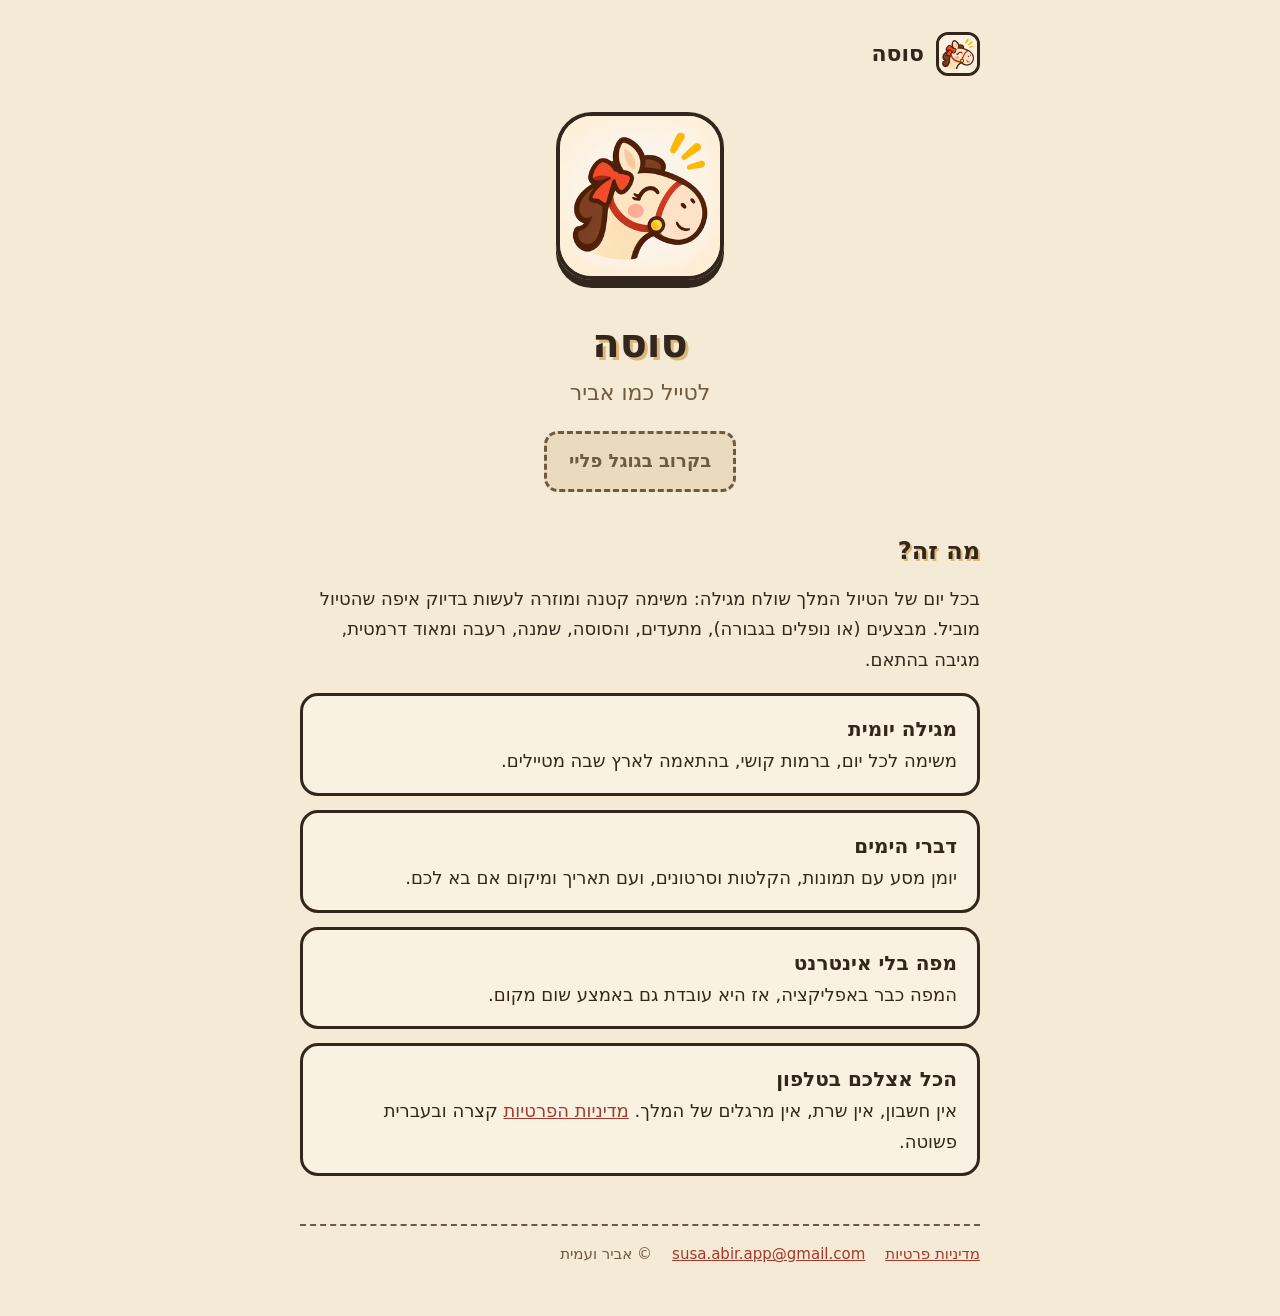
<file: index.html>
<!doctype html>
<html lang="he" dir="rtl">
<head>
<meta charset="utf-8">
<meta name="viewport" content="width=device-width, initial-scale=1">
<title>סוסה · לטייל כמו אביר</title>
<meta name="description" content="סוסה: אפליקציית טיולים שנותנת כל יום מגילה עם משימה קטנה, יומן מסע ומפה. הכל נשמר רק בטלפון.">
<link rel="icon" href="/icon.png">
<link rel="stylesheet" href="/style.css">
</head>
<body>
<div class="wrap">
  <header class="top"><img src="/icon.png" alt=""><a href="/">סוסה</a></header>

  <section class="hero">
    <img src="/icon.png" alt="סוסה: ראש של סוסה עם סרט אדום">
    <h1>סוסה</h1>
    <p class="tag">לטייל כמו אביר</p>
    <span class="soon">בקרוב בגוגל פליי</span>
  </section>

  <h2>מה זה?</h2>
  <p>בכל יום של הטיול המלך שולח מגילה: משימה קטנה ומוזרה לעשות בדיוק איפה שהטיול מוביל. מבצעים (או נופלים בגבורה), מתעדים, והסוסה, שמנה, רעבה ומאוד דרמטית, מגיבה בהתאם.</p>

  <div class="card"><b>מגילה יומית</b>משימה לכל יום, ברמות קושי, בהתאמה לארץ שבה מטיילים.</div>
  <div class="card"><b>דברי הימים</b>יומן מסע עם תמונות, הקלטות וסרטונים, ועם תאריך ומיקום אם בא לכם.</div>
  <div class="card"><b>מפה בלי אינטרנט</b>המפה כבר באפליקציה, אז היא עובדת גם באמצע שום מקום.</div>
  <div class="card"><b>הכל אצלכם בטלפון</b>אין חשבון, אין שרת, אין מרגלים של המלך. <a href="/privacy/">מדיניות הפרטיות</a> קצרה ובעברית פשוטה.</div>

  <footer>
    <a href="/privacy/">מדיניות פרטיות</a>
    <a href="mailto:susa.abir.app@gmail.com">susa.abir.app@gmail.com</a>
    <span>© אביר ועמית</span>
  </footer>
</div>
</body>
</html>
</file>
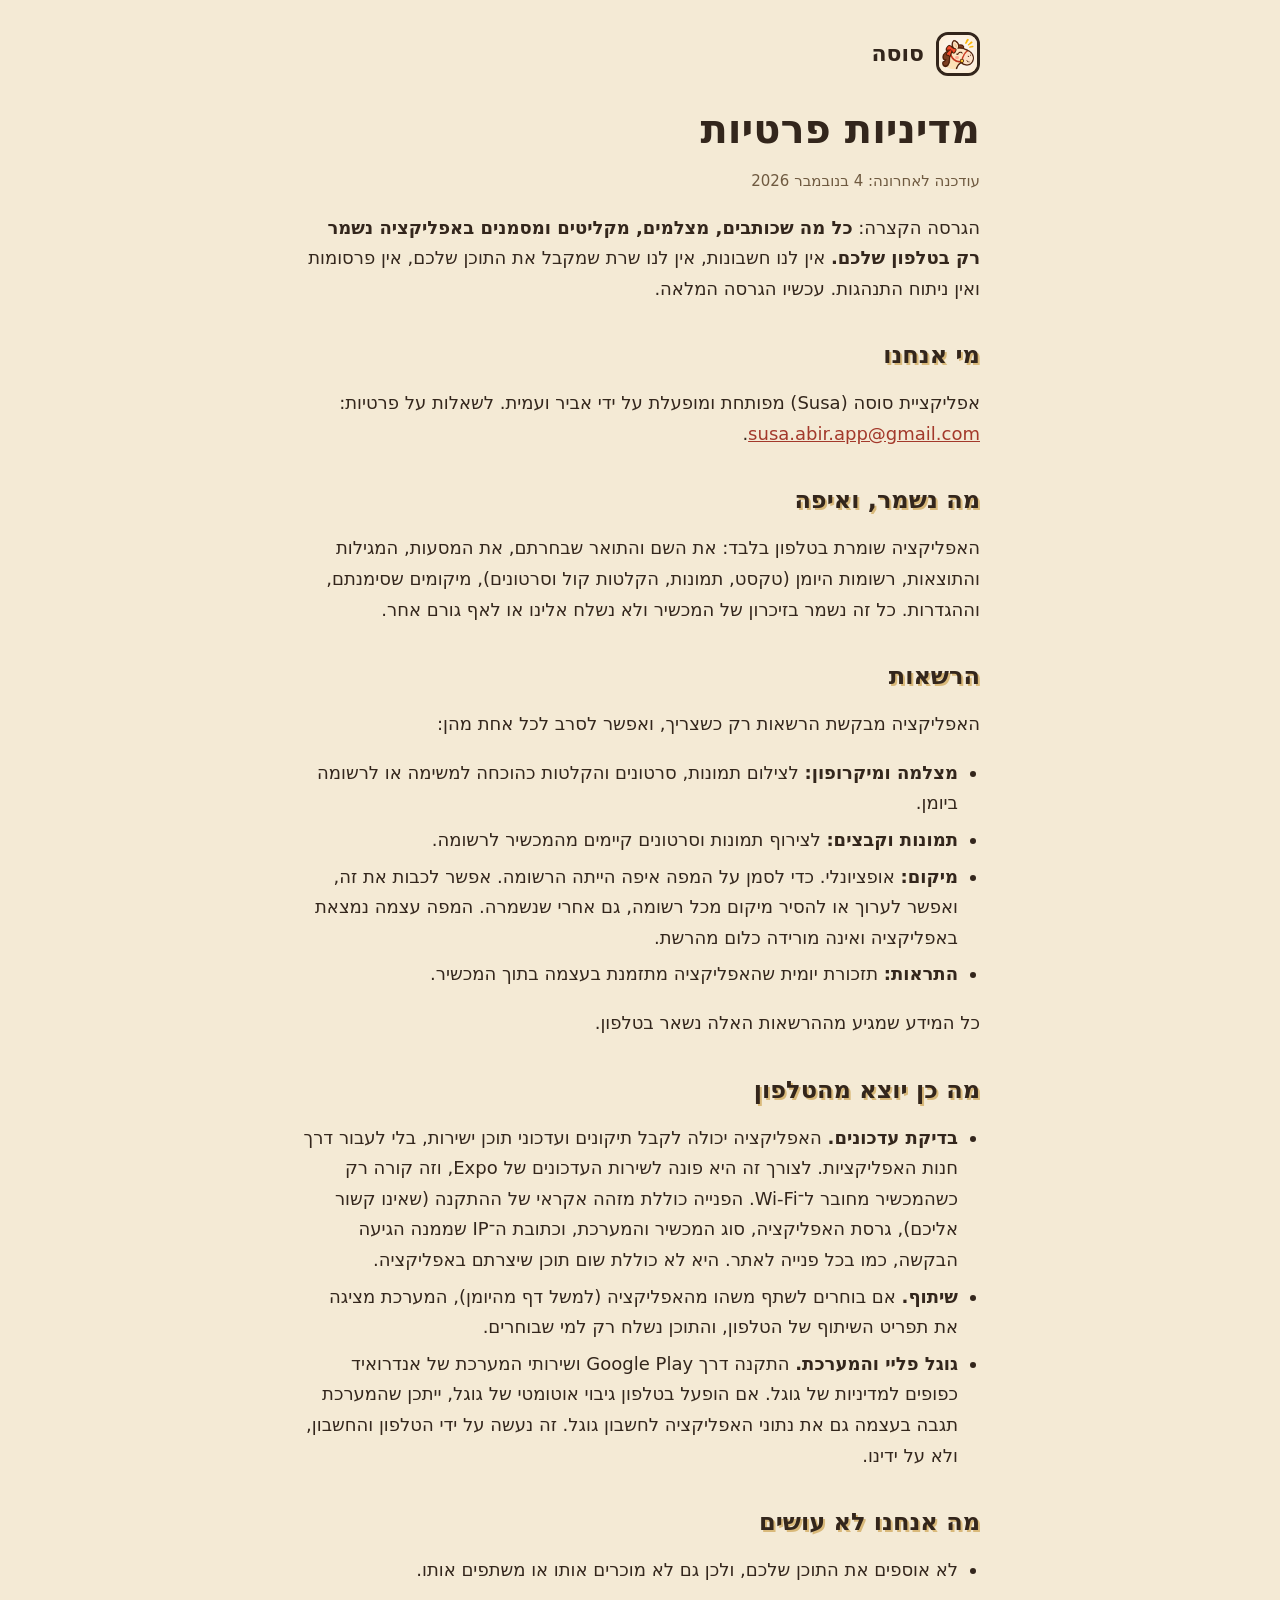
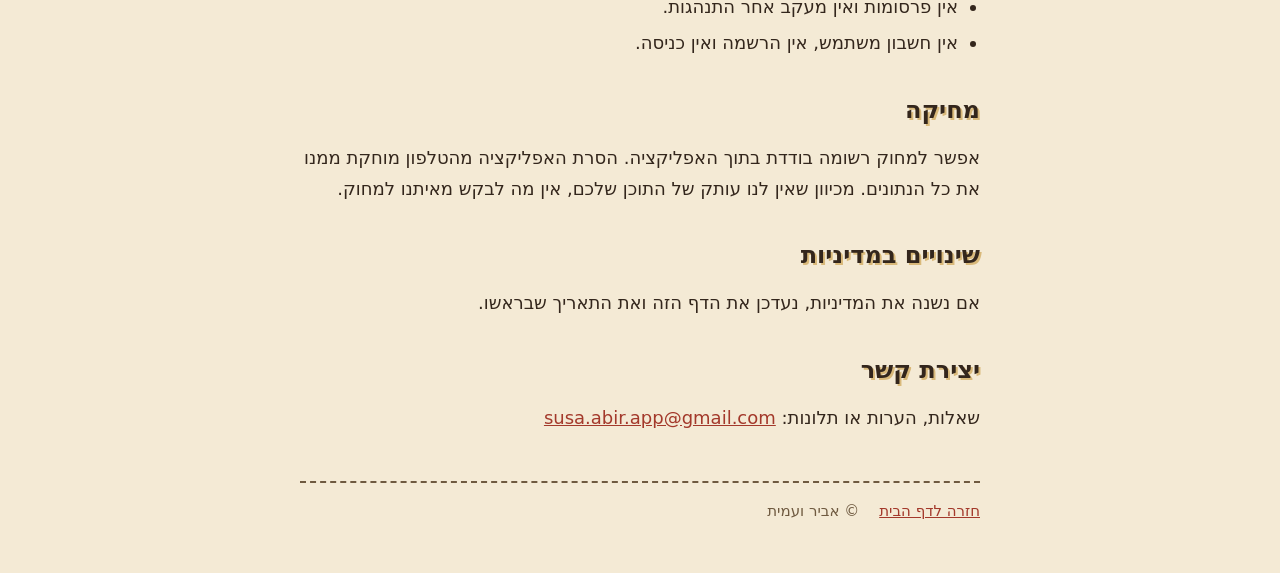
<file: privacy/index.html>
<!doctype html>
<html lang="he" dir="rtl">
<head>
<meta charset="utf-8">
<meta name="viewport" content="width=device-width, initial-scale=1">
<title>מדיניות פרטיות · סוסה</title>
<meta name="description" content="מדיניות הפרטיות של אפליקציית סוסה: הכל נשמר רק בטלפון.">
<link rel="icon" href="/icon.png">
<link rel="stylesheet" href="/style.css">
</head>
<body>
<div class="wrap">
  <header class="top"><img src="/icon.png" alt=""><a href="/">סוסה</a></header>

  <h1 style="margin-top:24px">מדיניות פרטיות</h1>
  <p class="muted">עודכנה לאחרונה: 4 בנובמבר 2026</p>

  <p>הגרסה הקצרה: <b>כל מה שכותבים, מצלמים, מקליטים ומסמנים באפליקציה נשמר רק בטלפון שלכם.</b> אין לנו חשבונות, אין לנו שרת שמקבל את התוכן שלכם, אין פרסומות ואין ניתוח התנהגות. עכשיו הגרסה המלאה.</p>

  <h2>מי אנחנו</h2>
  <p>אפליקציית סוסה (Susa) מפותחת ומופעלת על ידי אביר ועמית. לשאלות על פרטיות: <a href="mailto:susa.abir.app@gmail.com">susa.abir.app@gmail.com</a>.</p>

  <h2>מה נשמר, ואיפה</h2>
  <p>האפליקציה שומרת בטלפון בלבד: את השם והתואר שבחרתם, את המסעות, המגילות והתוצאות, רשומות היומן (טקסט, תמונות, הקלטות קול וסרטונים), מיקומים שסימנתם, וההגדרות. כל זה נשמר בזיכרון של המכשיר ולא נשלח אלינו או לאף גורם אחר.</p>

  <h2>הרשאות</h2>
  <p>האפליקציה מבקשת הרשאות רק כשצריך, ואפשר לסרב לכל אחת מהן:</p>
  <ul>
    <li><b>מצלמה ומיקרופון:</b> לצילום תמונות, סרטונים והקלטות כהוכחה למשימה או לרשומה ביומן.</li>
    <li><b>תמונות וקבצים:</b> לצירוף תמונות וסרטונים קיימים מהמכשיר לרשומה.</li>
    <li><b>מיקום:</b> אופציונלי. כדי לסמן על המפה איפה הייתה הרשומה. אפשר לכבות את זה, ואפשר לערוך או להסיר מיקום מכל רשומה, גם אחרי שנשמרה. המפה עצמה נמצאת באפליקציה ואינה מורידה כלום מהרשת.</li>
    <li><b>התראות:</b> תזכורת יומית שהאפליקציה מתזמנת בעצמה בתוך המכשיר.</li>
  </ul>
  <p>כל המידע שמגיע מההרשאות האלה נשאר בטלפון.</p>

  <h2>מה כן יוצא מהטלפון</h2>
  <ul>
    <li><b>בדיקת עדכונים.</b> האפליקציה יכולה לקבל תיקונים ועדכוני תוכן ישירות, בלי לעבור דרך חנות האפליקציות. לצורך זה היא פונה לשירות העדכונים של Expo, וזה קורה רק כשהמכשיר מחובר ל־Wi‑Fi. הפנייה כוללת מזהה אקראי של ההתקנה (שאינו קשור אליכם), גרסת האפליקציה, סוג המכשיר והמערכת, וכתובת ה־IP שממנה הגיעה הבקשה, כמו בכל פנייה לאתר. היא לא כוללת שום תוכן שיצרתם באפליקציה.</li>
    <li><b>שיתוף.</b> אם בוחרים לשתף משהו מהאפליקציה (למשל דף מהיומן), המערכת מציגה את תפריט השיתוף של הטלפון, והתוכן נשלח רק למי שבוחרים.</li>
    <li><b>גוגל פליי והמערכת.</b> התקנה דרך Google Play ושירותי המערכת של אנדרואיד כפופים למדיניות של גוגל. אם הופעל בטלפון גיבוי אוטומטי של גוגל, ייתכן שהמערכת תגבה בעצמה גם את נתוני האפליקציה לחשבון גוגל. זה נעשה על ידי הטלפון והחשבון, ולא על ידינו.</li>
  </ul>

  <h2>מה אנחנו לא עושים</h2>
  <ul>
    <li>לא אוספים את התוכן שלכם, ולכן גם לא מוכרים אותו או משתפים אותו.</li>
    <li>אין פרסומות ואין מעקב אחר התנהגות.</li>
    <li>אין חשבון משתמש, אין הרשמה ואין כניסה.</li>
  </ul>

  <h2>מחיקה</h2>
  <p>אפשר למחוק רשומה בודדת בתוך האפליקציה. הסרת האפליקציה מהטלפון מוחקת ממנו את כל הנתונים. מכיוון שאין לנו עותק של התוכן שלכם, אין מה לבקש מאיתנו למחוק.</p>

  <h2>שינויים במדיניות</h2>
  <p>אם נשנה את המדיניות, נעדכן את הדף הזה ואת התאריך שבראשו.</p>

  <h2>יצירת קשר</h2>
  <p>שאלות, הערות או תלונות: <a href="mailto:susa.abir.app@gmail.com">susa.abir.app@gmail.com</a></p>

  <footer>
    <a href="/">חזרה לדף הבית</a>
    <span>© אביר ועמית</span>
  </footer>
</div>
</body>
</html>
</file>
<file: style.css>
:root { --parch: #F4EAD5; --parch2: #EADBBE; --card: #F9F2E2; --ink: #33261C; --soft: #6F5A40; --royal: #A3392B; --royalD: #7A2A20; --gold: #C4923A; }
* { box-sizing: border-box; }
html { background: var(--parch); }
body { margin: 0; color: var(--ink); background: var(--parch); font: 18px/1.7 system-ui, -apple-system, "Segoe UI", Arial, sans-serif; }
a { color: var(--royal); }
.wrap { max-width: 720px; margin: 0 auto; padding: 24px 20px 48px; }
header.top { display: flex; align-items: center; gap: 12px; padding: 8px 0 4px; }
header.top img { width: 44px; height: 44px; border-radius: 12px; border: 3px solid var(--ink); }
header.top a { text-decoration: none; color: var(--ink); font-weight: 800; font-size: 22px; }
h1, h2 { line-height: 1.25; margin: 0; }
h1 { font-size: 40px; }
h2 { font-size: 24px; margin: 36px 0 8px; text-shadow: 2px 2px 0 #D9B97A; }
.hero { text-align: center; padding: 32px 0 8px; }
.hero img { width: 168px; height: 168px; border-radius: 36px; border: 4px solid var(--ink); box-shadow: 0 8px 0 var(--ink); }
.hero h1 { margin-top: 28px; text-shadow: 3px 3px 0 #D9B97A; }
.hero p.tag { font-size: 22px; color: var(--soft); margin: 6px 0 20px; }
.btn { display: inline-block; background: var(--royal); color: #fff; text-decoration: none; font-weight: 800; padding: 12px 22px; border-radius: 14px; border: 3px solid var(--ink); box-shadow: 0 5px 0 var(--royalD); }
.soon { display: inline-block; background: var(--parch2); color: var(--soft); font-weight: 700; padding: 12px 22px; border-radius: 14px; border: 3px dashed var(--soft); }
.card { background: var(--card); border: 3px solid var(--ink); border-radius: 18px; padding: 16px 20px; margin: 14px 0; }
.card b { display: block; font-size: 20px; }
ul { padding-inline-start: 22px; }
li { margin: 6px 0; }
footer { margin-top: 48px; padding-top: 16px; border-top: 2px dashed var(--soft); color: var(--soft); font-size: 15px; display: flex; flex-wrap: wrap; gap: 8px 20px; }
.muted { color: var(--soft); font-size: 15px; }
</file>
